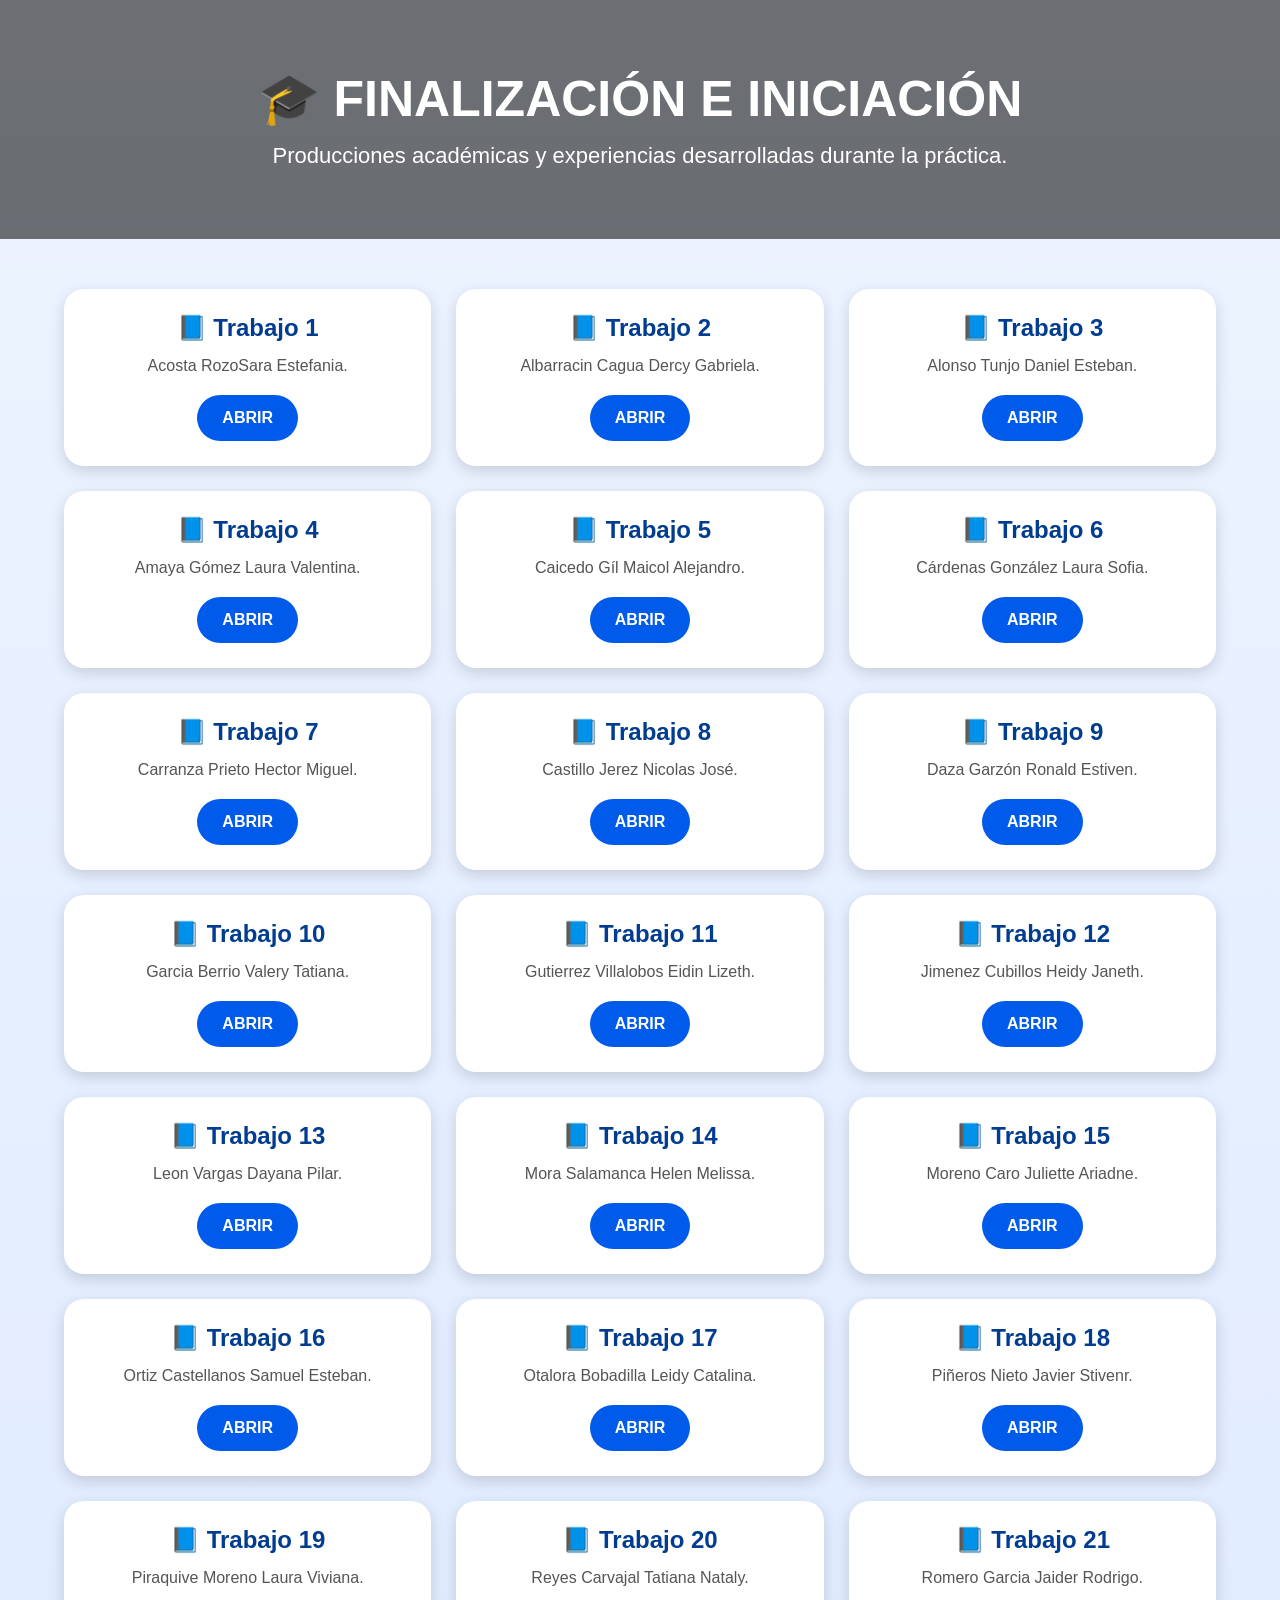
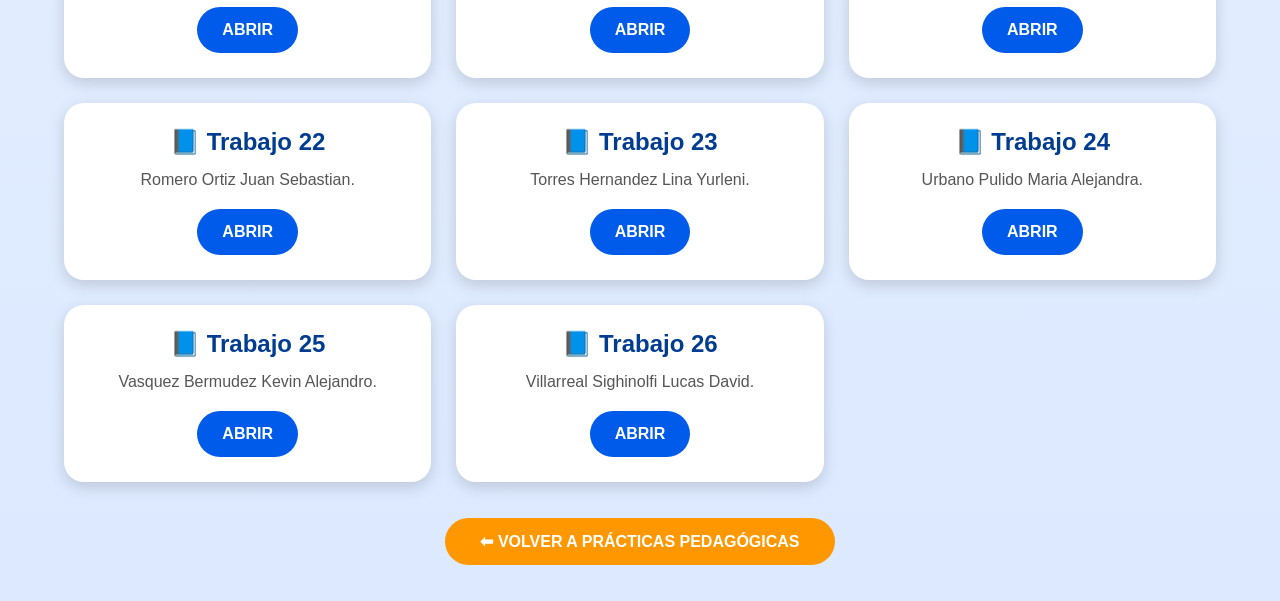
<file: Zulma/finalizacion.html>
<!DOCTYPE html>
<html lang="es">
<head>
<meta charset="UTF-8">
<meta name="viewport" content="width=device-width, initial-scale=1.0">

<title>Finalización e Iniciación</title>

<style>

*{
    margin:0;
    padding:0;
    box-sizing:border-box;
    font-family:Arial,sans-serif;
}

body{
    background:linear-gradient(to bottom,#eef4ff,#dce9ff);
}

.header{

    background:
    linear-gradient(rgba(0,0,0,.55),
    rgba(0,0,0,.55)),
    url("https://lh3.googleusercontent.com/d/1QQOerfYlaDnLQNdhSZYy4bQlBHjkeUKc");

    background-size:cover;
    background-position:center;

    color:white;

    text-align:center;

    padding:70px 20px;
}

.header h1{
    font-size:50px;
    margin-bottom:15px;
}

.header p{
    font-size:22px;
}

.grid{

    width:90%;
    margin:auto;

    padding:50px 0;

    display:grid;

    grid-template-columns:repeat(auto-fit,minmax(300px,1fr));

    gap:25px;
}

.card{

    background:white;

    border-radius:20px;

    padding:25px;

    text-align:center;

    box-shadow:0 5px 15px rgba(0,0,0,.15);

    transition:.3s;
}

.card:hover{

    transform:translateY(-5px);
}

.card h2{

    color:#003c8f;

    margin-bottom:15px;
}

.card p{

    margin-bottom:20px;

    color:#555;
}

.card a{

    display:inline-block;

    background:#005bea;

    color:white;

    text-decoration:none;

    padding:14px 25px;

    border-radius:50px;

    font-weight:bold;
}

.card a:hover{

    background:#003c8f;
}

.volver{

    text-align:center;

    margin-bottom:50px;
}

.volver a{

    background:#ff9800;

    color:white;

    text-decoration:none;

    padding:15px 35px;

    border-radius:50px;

    font-weight:bold;
}

</style>
</head>

<body>

<header class="header">

<h1>🎓 FINALIZACIÓN E INICIACIÓN</h1>

<p>
Producciones académicas y experiencias desarrolladas durante la práctica.
</p>

</header>

<section class="grid">

<div class="card">
<h2>📘 Trabajo 1</h2>
<p>Acosta RozoSara Estefania.</p>
<a href="https://www.canva.com/design/DAGeE5iOHpA/oNEGNKCAn81sIHSyyHdkdg/edit" target="_blank">ABRIR</a>
</div>

<div class="card">
<h2>📘 Trabajo 2</h2>
<p>Albarracin Cagua Dercy Gabriela.</p>
<a href="https://www.canva.com/design/DAGeDhh7-FQ/RhXCIPPmaFTQbRgAnxfzDw/edit" target="_blank">ABRIR</a>
</div>

<div class="card">
<h2>📘 Trabajo 3</h2>
<p>Alonso Tunjo Daniel Esteban.</p>
<a href="https://www.canva.com/design/DAGd59olGHc/w3uuqtTOwPrvivpcV2uxPg/edit" target="_blank">ABRIR</a>
</div>

<div class="card">
<h2>📘 Trabajo 4</h2>
<p>Amaya  Gómez Laura Valentina.</p>
<a href="https://www.canva.com/design/DAGQ7H518MM/JyQFur1NKw19ySUIHqWGMA/edit" target="_blank">ABRIR</a>
</div>

<div class="card">
<h2>📘 Trabajo 5</h2>
<p>Caicedo Gíl Maicol Alejandro.</p>
<a href="https://www.canva.com/design/DAGeFkXfcnw/FuAJ0bYk91van807IouqZA/edit" target="_blank">ABRIR</a>
</div>

<div class="card">
<h2>📘 Trabajo 6</h2>
<p>Cárdenas  González Laura Sofia.</p>
<a href="https://www.canva.com/design/DAGeFk9kAAY/FVqdLpbbha5fVZPxnmPU4w/edit" target="_blank">ABRIR</a>
</div>

<div class="card">
<h2>📘 Trabajo 7</h2>
<p>Carranza  Prieto Hector Miguel.</p>
<a href="https://www.canva.com/design/DAGH7oVjLoA/ZatnFXsvNLrXneKsPLnY8A/edit" target="_blank">ABRIR</a>
</div>

<div class="card">
<h2>📘 Trabajo 8</h2>
<p>Castillo Jerez Nicolas José.</p>
<a href="https://www.canva.com/design/DAGeEzYrcEM/8biEtq9Kf4XrRgKT_tunOA/edit" target="_blank">ABRIR</a>
</div>

<div class="card">
<h2>📘 Trabajo 9</h2>
 <p>Daza Garzón Ronald Estiven.</p>   
<a href="https://www.canva.com/design/DAGHpNf-cF0/xUVKTvvi-ZPtQJYDLVEn0Q/edit" target="_blank">ABRIR</a>
</div>

<div class="card">
<h2>📘 Trabajo 10</h2>
<p>Garcia  Berrio Valery Tatiana.</p>
<a href="https://www.canva.com/design/DAGeFHMqjcM/O9JCo6f27sl-s6FUxWGa5A/edit" target="_blank">ABRIR</a>
</div>

<div class="card">
<h2>📘 Trabajo 11</h2>
<p>Gutierrez Villalobos Eidin  Lizeth.</p>
<a href="https://www.canva.com/design/DAGeFNpQ9iE/yGi5BSkjtTgiETrqOx4BbA/edit" target="_blank">ABRIR</a>
</div>

<div class="card">
<h2>📘 Trabajo 12</h2>
<p>Jimenez Cubillos  Heidy Janeth.</p>
<a href="https://www.canva.com/design/DAGeE5y4tDs/hMnsbadx8GgCurfyGjEfBA/edit" target="_blank">ABRIR</a>
</div>

<div class="card">
<h2>📘 Trabajo 13</h2>
<p>Leon  Vargas Dayana  Pilar.</p>
<a href="https://www.canva.com/design/DAGeFn_F7RI/TfkZVOcd_dOrUnVlJFZyUQ/edit" target="_blank">ABRIR</a>
</div>

<div class="card">
<h2>📘 Trabajo 14</h2>
<p>Mora Salamanca Helen  Melissa.</p>
<a href="https://www.canva.com/design/DAGeDeE2sso/Lb13yQwV3EXtDn0Kvjo_dQ/edit" target="_blank">ABRIR</a>
</div>

<div class="card">
<h2>📘 Trabajo 15</h2>
<p>Moreno Caro Juliette  Ariadne.</p>
<a href="https://www.canva.com/design/DAGd-22W2iI/Ya1g8akF80Yxl3WTc_fQvw/edit" target="_blank">ABRIR</a>
</div>

<div class="card">
<h2>📘 Trabajo 16</h2>
<p>Ortiz Castellanos Samuel Esteban.</p>
<a href="https://www.canva.com/design/DAGH-h-CRgI/wwHfv1pE4dCzA_lVctCqSQ/edit" target="_blank">ABRIR</a>
</div>

<div class="card">
<h2>📘 Trabajo 17</h2>
<p>Otalora  Bobadilla Leidy Catalina.</p>
<a href="https://www.canva.com/design/DAGeDfSBWcI/ckAazHy-XN89uYwDpOzDdg/edit" target="_blank">ABRIR</a>
</div>

<div class="card">
<h2>📘 Trabajo 18</h2>
<p>Piñeros Nieto Javier Stivenr.</p>
<a href="https://www.canva.com/design/DAGQRWCXIaE/r4rcZMT5QsTzMhllI2ch9A/edit" target="_blank">ABRIR</a>
</div>

<div class="card">
<h2>📘 Trabajo 19</h2>
<p>Piraquive  Moreno Laura  Viviana.</p>
<a href="https://www.canva.com/design/DAGeFAasyLo/uWtX-wERAEGWLaWQ8MQXTQ/edit" target="_blank">ABRIR</a>
</div>

<div class="card">
<h2>📘 Trabajo 20</h2>
<p>Reyes Carvajal Tatiana Nataly.</p>
<a href="https://www.canva.com/design/DAGeFPFsW08/gydFLMSoq7rYdHGdAPHcBQ/edit" target="_blank">ABRIR</a>
</div>

<div class="card">
<h2>📘 Trabajo 21</h2>
<p>Romero Garcia Jaider Rodrigo.</p>
<a href="https://www.canva.com/design/DAGQ3Q3qBRs/uDjaPg5vyJpIehrXn8NFHg/edit" target="_blank">ABRIR</a>
</div>

<div class="card">
<h2>📘 Trabajo 22</h2>
<p>Romero Ortiz  Juan Sebastian.</p>
<a href="https://www.canva.com/design/DAGeAcKwwZk/nh-bTWrT96pnNjl509VJ3w/edit" target="_blank">ABRIR</a>
</div>

<div class="card">
<h2>📘 Trabajo 23</h2>
<p>Torres Hernandez Lina Yurleni.</p>
<a href="https://www.canva.com/design/DAGeFdXU4HI/id28FI7KalvN7GPLdXdYNg/edit" target="_blank">ABRIR</a>
</div>

<div class="card">
<h2>📘 Trabajo 24</h2>
<p>Urbano Pulido Maria Alejandra.</p>
<a href="https://www.canva.com/design/DAGeGfN3cIo/6JUxrAmNQw66I9I67cDqjA/edit" target="_blank">ABRIR</a>
</div>

<div class="card">
<h2>📘 Trabajo 25</h2>
<p>Vasquez Bermudez Kevin Alejandro.</p>
<a href="https://www.canva.com/design/DAGH38EqaWA/HU8cwM85tUMeLYlXlGkqEQ/edit" target="_blank">ABRIR</a>
</div>

<div class="card">
<h2>📘 Trabajo 26</h2>
<p>Villarreal Sighinolfi Lucas David.</p>
<a href="https://www.canva.com/design/DAGIINIEaho/Y2zND2YgwE8D40j4VEkjMA/edit" target="_blank">ABRIR</a>
</div>

  

</section>

<div class="volver">

<a href="practicas.html">
⬅ VOLVER A PRÁCTICAS PEDAGÓGICAS
</a>

</div>

</body>
</html>
</file>
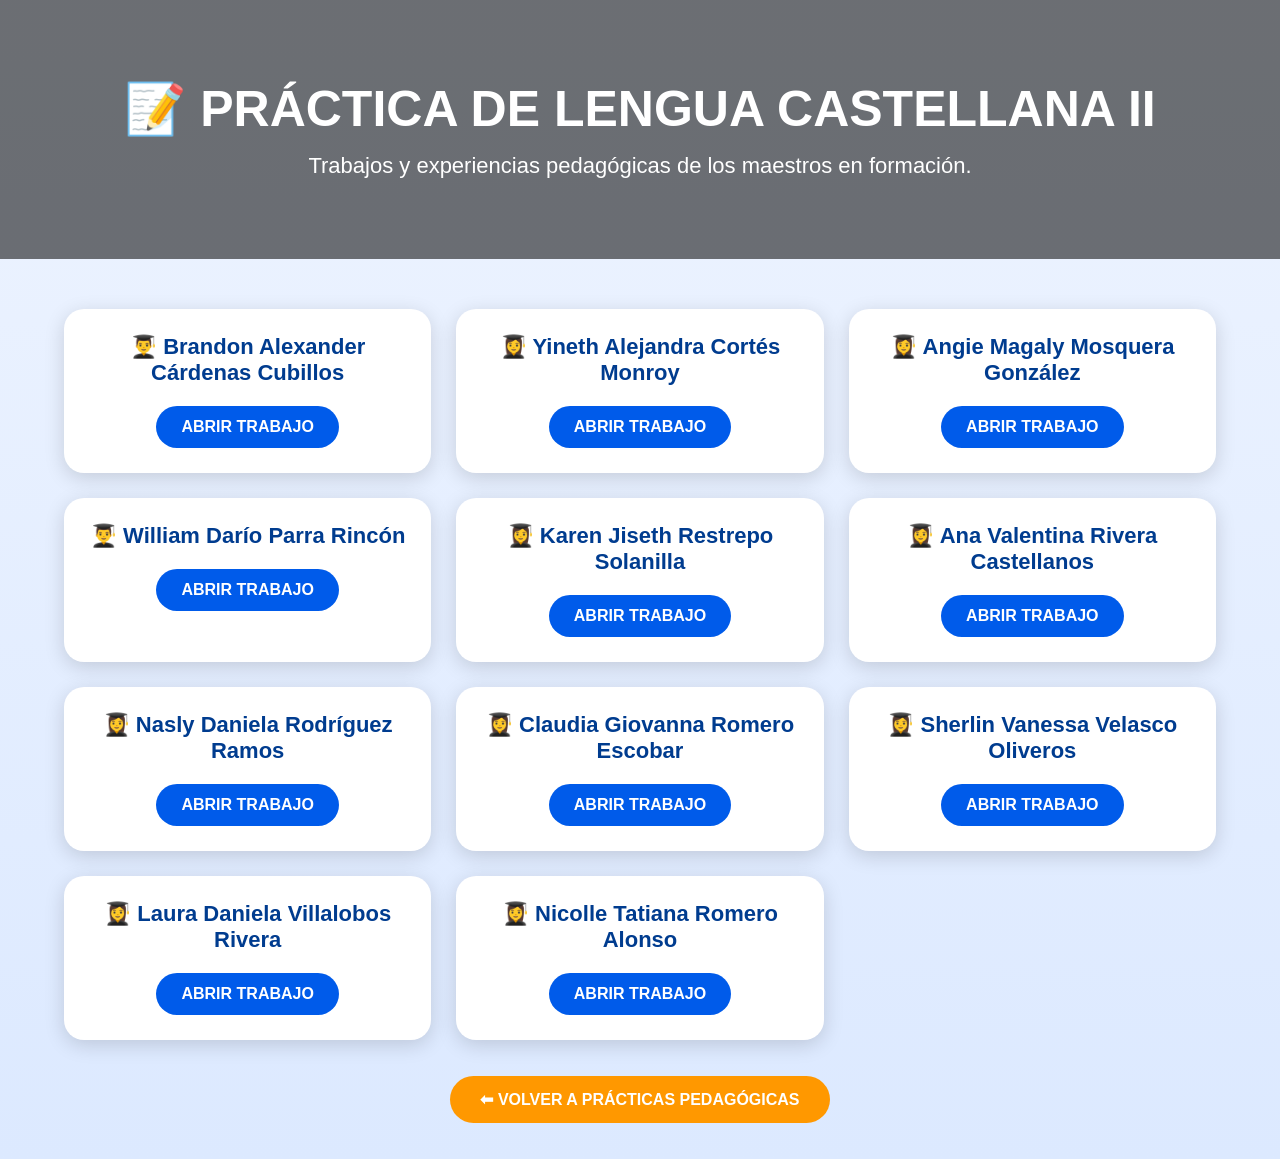
<file: Zulma/lengua2.html>
<!DOCTYPE html>
<html lang="es">

<head>

<meta charset="UTF-8">
<meta name="viewport" content="width=device-width, initial-scale=1.0">

<title>Práctica de Lengua Castellana II</title>

<style>

*{
margin:0;
padding:0;
box-sizing:border-box;
font-family:Arial,sans-serif;
}

body{

background:linear-gradient(to bottom,#eef4ff,#dce9ff);

min-height:100vh;
}

.header{

background:linear-gradient(rgba(0,0,0,.55),
rgba(0,0,0,.55)),
url("https://lh3.googleusercontent.com/d/1QQOerfYlaDnLQNdhSZYy4bQlBHjkeUKc");

background-size:cover;
background-position:center;

padding:80px 20px;

text-align:center;

color:white;
}

.header h1{

font-size:50px;
margin-bottom:15px;
}

.header p{

font-size:22px;
}

.grid{

width:90%;
max-width:1400px;

margin:auto;

padding:50px 0;

display:grid;

grid-template-columns:repeat(auto-fit,minmax(320px,1fr));

gap:25px;
}

.card{

background:white;

border-radius:20px;

padding:25px;

text-align:center;

box-shadow:0 5px 20px rgba(0,0,0,.15);

transition:.3s;
}

.card:hover{

transform:translateY(-5px);
}

.card h2{

color:#003c8f;

font-size:22px;

margin-bottom:20px;
}

.card a{

display:inline-block;

background:#005bea;

color:white;

text-decoration:none;

padding:12px 25px;

border-radius:50px;

font-weight:bold;
}

.card a:hover{

background:#003c8f;
}

.volver{

text-align:center;

padding-bottom:50px;
}

.volver a{

background:#ff9800;

color:white;

text-decoration:none;

padding:15px 30px;

border-radius:50px;

font-weight:bold;
}

@media(max-width:768px){

.header h1{

font-size:32px;
}

.header p{

font-size:18px;
}

.card h2{

font-size:18px;
}

}

</style>

</head>

<body>

<header class="header">

<h1>📝 PRÁCTICA DE LENGUA CASTELLANA II</h1>

<p>
Trabajos y experiencias pedagógicas de los maestros en formación.
</p>

</header>

<section class="grid">

<div class="card">
<h2>👨‍🎓 Brandon Alexander Cárdenas Cubillos</h2>
<a href="https://canva.link/7fbaemutgbsp14w" target="_blank">ABRIR TRABAJO</a>
</div>

<div class="card">
<h2>👩‍🎓 Yineth Alejandra Cortés Monroy</h2>
<a href="https://canva.link/xkb5shtd1xj2rkg" target="_blank">ABRIR TRABAJO</a>
</div>

<div class="card">
<h2>👩‍🎓 Angie Magaly Mosquera González</h2>
<a href="https://canva.link/t7ij7pijx6gfkj0" target="_blank">ABRIR TRABAJO</a>
</div>

<div class="card">
<h2>👨‍🎓 William Darío Parra Rincón</h2>
<a href="https://canva.link/w5dt5ef35ty06j5" target="_blank">ABRIR TRABAJO</a>
</div>

<div class="card">
<h2>👩‍🎓 Karen Jiseth Restrepo Solanilla</h2>
<a href="https://canva.link/x2q2bdquev05vgh" target="_blank">ABRIR TRABAJO</a>
</div>

<div class="card">
<h2>👩‍🎓 Ana Valentina Rivera Castellanos</h2>
<a href="https://canva.link/enqts1x7i2dt257" target="_blank">ABRIR TRABAJO</a>
</div>

<div class="card">
<h2>👩‍🎓 Nasly Daniela Rodríguez Ramos</h2>
<a href="https://canva.link/xzwlmh5n37sk5qj" target="_blank">ABRIR TRABAJO</a>
</div>

<div class="card">
<h2>👩‍🎓 Claudia Giovanna Romero Escobar</h2>
<a href="https://canva.link/qy4k3uhqp0ujpt7" target="_blank">ABRIR TRABAJO</a>
</div>

<div class="card">
<h2>👩‍🎓 Sherlin Vanessa Velasco Oliveros</h2>
<a href="https://canva.link/3uztppv5rz6rxoa" target="_blank">ABRIR TRABAJO</a>
</div>

<div class="card">
<h2>👩‍🎓 Laura Daniela Villalobos Rivera</h2>
<a href="https://canva.link/02sbzv35uslsn9g" target="_blank">ABRIR TRABAJO</a>
</div>

<div class="card">
<h2>👩‍🎓 Nicolle Tatiana Romero Alonso</h2>
<a href="https://canva.link/3yk9qvo04xcd3pq" target="_blank">ABRIR TRABAJO</a>
</div>

</section>

<div class="volver">

<a href="practicas.html">
⬅ VOLVER A PRÁCTICAS PEDAGÓGICAS
</a>

</div>

</body>
</html>
</file>
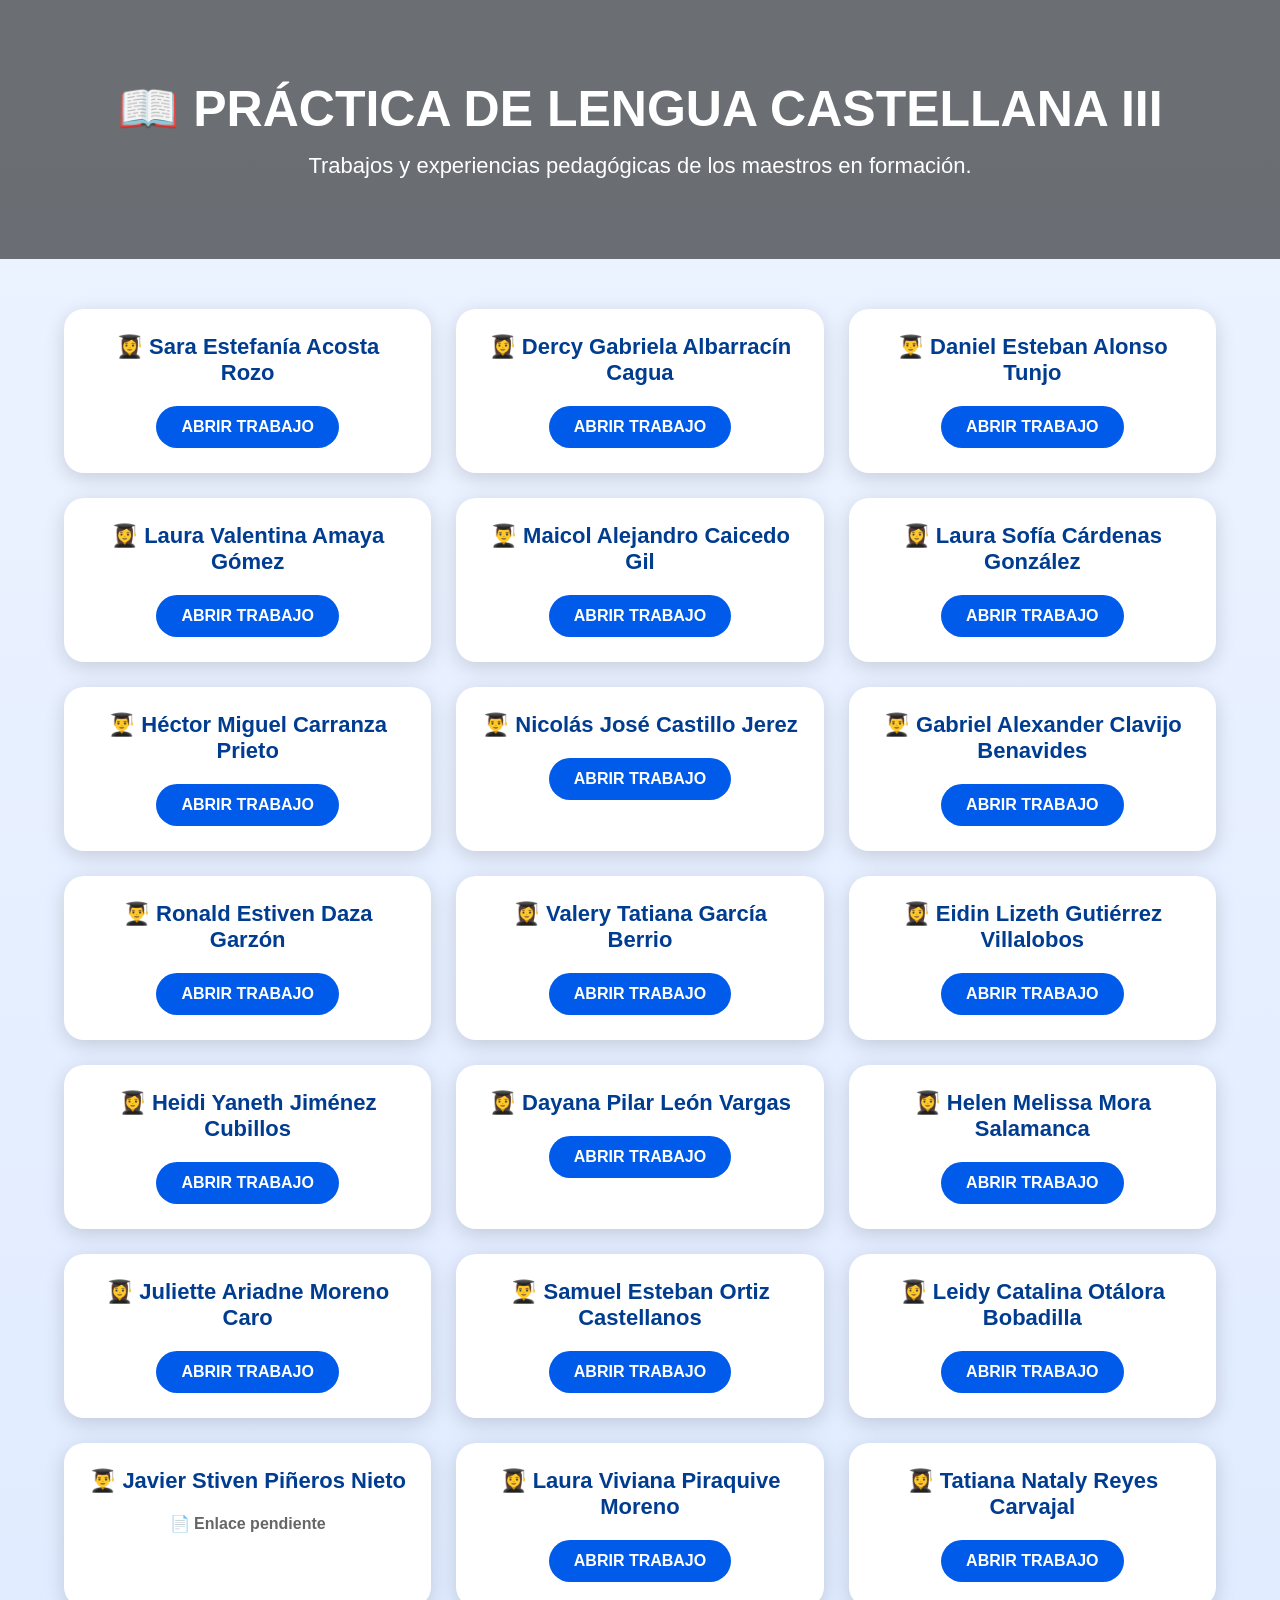
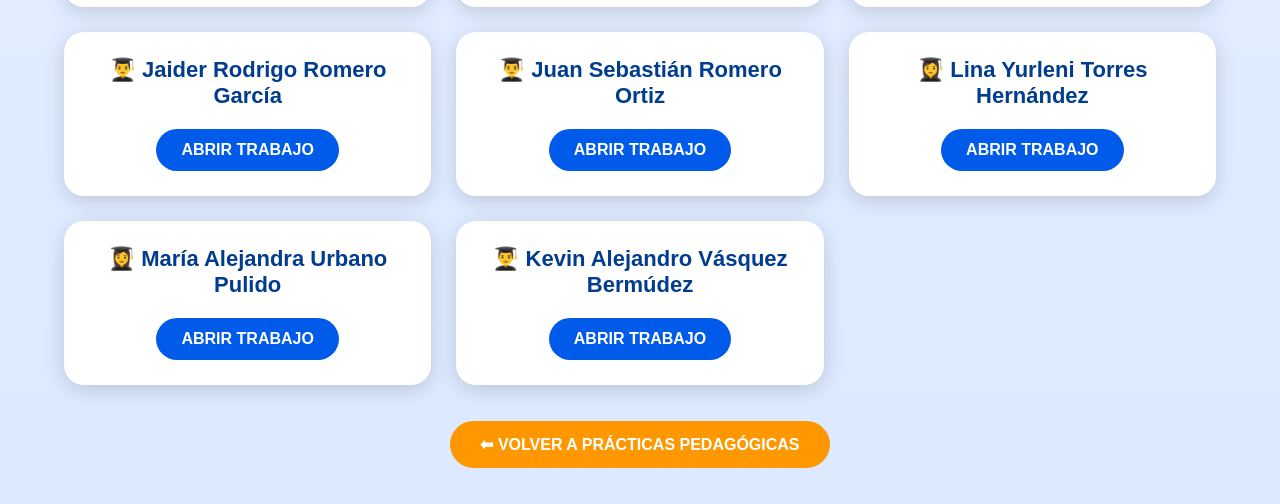
<file: Zulma/lengua3.html>
<!DOCTYPE html>
<html lang="es">

<head>

<meta charset="UTF-8">
<meta name="viewport" content="width=device-width, initial-scale=1.0">

<title>Práctica de Lengua Castellana III</title>

<style>

*{
margin:0;
padding:0;
box-sizing:border-box;
font-family:Arial,sans-serif;
}

body{
background:linear-gradient(to bottom,#eef4ff,#dce9ff);
min-height:100vh;
}

.header{

background:
linear-gradient(rgba(0,0,0,.55),
rgba(0,0,0,.55)),
url("https://lh3.googleusercontent.com/d/1QQOerfYlaDnLQNdhSZYy4bQlBHjkeUKc");

background-size:cover;
background-position:center;

padding:80px 20px;

text-align:center;

color:white;
}

.header h1{
font-size:50px;
margin-bottom:15px;
}

.header p{
font-size:22px;
}

.grid{

width:90%;
max-width:1400px;

margin:auto;

padding:50px 0;

display:grid;

grid-template-columns:repeat(auto-fit,minmax(320px,1fr));

gap:25px;
}

.card{

background:white;

border-radius:20px;

padding:25px;

text-align:center;

box-shadow:0 5px 20px rgba(0,0,0,.15);

transition:.3s;
}

.card:hover{
transform:translateY(-5px);
}

.card h2{

color:#003c8f;

font-size:22px;

margin-bottom:20px;
}

.card a{

display:inline-block;

background:#005bea;

color:white;

text-decoration:none;

padding:12px 25px;

border-radius:50px;

font-weight:bold;
}

.card a:hover{
background:#003c8f;
}

.card p{
color:#666;
font-weight:bold;
}

.volver{

text-align:center;

padding-bottom:50px;
}

.volver a{

background:#ff9800;

color:white;

text-decoration:none;

padding:15px 30px;

border-radius:50px;

font-weight:bold;
}

@media(max-width:768px){

.header h1{
font-size:32px;
}

.header p{
font-size:18px;
}

.card h2{
font-size:18px;
}

}

</style>

</head>

<body>

<header class="header">

<h1>📖 PRÁCTICA DE LENGUA CASTELLANA III</h1>

<p>
Trabajos y experiencias pedagógicas de los maestros en formación.
</p>

</header>

<section class="grid">

<div class="card">
<h2>👩‍🎓 Sara Estefanía Acosta Rozo</h2>
<a href="https://www.canva.com/design/DAGkupK_mc4/_hZtrXCzmwz1APtuYbpIfw/edit" target="_blank">ABRIR TRABAJO</a>
</div>

<div class="card">
<h2>👩‍🎓 Dercy Gabriela Albarracín Cagua</h2>
<a href="https://www.canva.com/design/DAGkvhUegk4/WHxSN_2S3dvIDkKxFYBErQ/edit" target="_blank">ABRIR TRABAJO</a>
</div>

<div class="card">
<h2>👨‍🎓 Daniel Esteban Alonso Tunjo</h2>
<a href="https://www.canva.com/design/DAGQ7Eag7ik/wFIGMzbxzej3EzBGB0N2cg/edit" target="_blank">ABRIR TRABAJO</a>
</div>

<div class="card">
<h2>👩‍🎓 Laura Valentina Amaya Gómez</h2>
<a href="https://www.canva.com/design/DAGkwdv0kB0/HcI8CFsB3Yx3yzuhqU_L8g/edit" target="_blank">ABRIR TRABAJO</a>
</div>

<div class="card">
<h2>👨‍🎓 Maicol Alejandro Caicedo Gil</h2>
<a href="https://www.canva.com/design/DAGQ7H518MM/JyQFur1NKw19ySUIHqWGMA/edit" target="_blank">ABRIR TRABAJO</a>
</div>

<div class="card">
<h2>👩‍🎓 Laura Sofía Cárdenas González</h2>
<a href="https://www.canva.com/design/DAGkvZjxoaI/X_O5_-uSxyc9Mu30IlzpUg/edit" target="_blank">ABRIR TRABAJO</a>
</div>

<div class="card">
<h2>👨‍🎓 Héctor Miguel Carranza Prieto</h2>
<a href="https://www.canva.com/design/DAGj91A931w/LyhgfWmN-n99Teur1ztUwQ/edit" target="_blank">ABRIR TRABAJO</a>
</div>

<div class="card">
<h2>👨‍🎓 Nicolás José Castillo Jerez</h2>
<a href="https://www.canva.com/design/DAGlRFi5HEk/cnqeJPL7URoNFxbQcJSrag/view" target="_blank">ABRIR TRABAJO</a>
</div>

<div class="card">
<h2>👨‍🎓 Gabriel Alexander Clavijo Benavides</h2>
<a href="https://www.canva.com/design/DAGeEzYrcEM/8biEtq9Kf4XrRgKT_tunOA/edit" target="_blank">ABRIR TRABAJO</a>
</div>

<div class="card">
<h2>👨‍🎓 Ronald Estiven Daza Garzón</h2>
<a href="https://www.canva.com/design/DAGkvQVjEy8/-PjciLfjd-9WS4WHcarb_Q/edit" target="_blank">ABRIR TRABAJO</a>
</div>

<div class="card">
<h2>👩‍🎓 Valery Tatiana García Berrio</h2>
<a href="https://www.canva.com/design/DAGj_ZYGSog/BcMIQRGIZtN4jcAWRBw4hA/edit" target="_blank">ABRIR TRABAJO</a>
</div>

<div class="card">
<h2>👩‍🎓 Eidin Lizeth Gutiérrez Villalobos</h2>
<a href="https://www.canva.com/design/DAGj-sm4r6U/1C3JL3Paoe_C04i8IWIldA/edit" target="_blank">ABRIR TRABAJO</a>
</div>

<div class="card">
<h2>👩‍🎓 Heidi Yaneth Jiménez Cubillos</h2>
<a href="https://www.canva.com/design/DAGkvac_nDg/AJeeorhxqejnPoCnPAwWrQ/view" target="_blank">ABRIR TRABAJO</a>
</div>

<div class="card">
<h2>👩‍🎓 Dayana Pilar León Vargas</h2>
<a href="https://www.canva.com/design/DAGeFn_F7RI/TfkZVOcd_dOrUnVlJFZyUQ/edit" target="_blank">ABRIR TRABAJO</a>
</div>

<div class="card">
<h2>👩‍🎓 Helen Melissa Mora Salamanca</h2>
<a href="https://www.canva.com/design/DAGkvcJCIo8/xZU9yTykOFGszBCG1CpThg/edit" target="_blank">ABRIR TRABAJO</a>
</div>

<div class="card">
<h2>👩‍🎓 Juliette Ariadne Moreno Caro</h2>
<a href="https://www.canva.com/design/DAGkvZQUtGA/9Qmw4iM6Ym0hsfRIk3ZLDw/edit" target="_blank">ABRIR TRABAJO</a>
</div>

<div class="card">
<h2>👨‍🎓 Samuel Esteban Ortiz Castellanos</h2>
<a href="https://www.canva.com/design/DAGH-h-CRgI/wwHfv1pE4dCzA_lVctCqSQ/edit" target="_blank">ABRIR TRABAJO</a>
</div>

<div class="card">
<h2>👩‍🎓 Leidy Catalina Otálora Bobadilla</h2>
<a href="https://www.canva.com/design/DAGj-CNZOSE/yY2xwavwILOHeprzMOsKTQ/watch" target="_blank">ABRIR TRABAJO</a>
</div>

<div class="card">
<h2>👨‍🎓 Javier Stiven Piñeros Nieto</h2>
<p>📄 Enlace pendiente</p>
</div>

<div class="card">
<h2>👩‍🎓 Laura Viviana Piraquive Moreno</h2>
<a href="https://www.canva.com/design/DAGkvQyr2WU/RXZU7wEZwErCKAWJDQaaLQ/edit" target="_blank">ABRIR TRABAJO</a>
</div>

<div class="card">
<h2>👩‍🎓 Tatiana Nataly Reyes Carvajal</h2>
<a href="https://www.canva.com/design/DAGj-E6GPA8/qaRvProfQ1V9vbI55LUCsg/edit" target="_blank">ABRIR TRABAJO</a>
</div>

<div class="card">
<h2>👨‍🎓 Jaider Rodrigo Romero García</h2>
<a href="https://www.canva.com/design/DAGQ3Q3qBRs/uDjaPg5vyJpIehrXn8NFHg/edit" target="_blank">ABRIR TRABAJO</a>
</div>

<div class="card">
<h2>👨‍🎓 Juan Sebastián Romero Ortiz</h2>
<a href="https://www.canva.com/design/DAGkvWL1ads/NbNTLtAYZBUWqBVzN_FXTg/edit" target="_blank">ABRIR TRABAJO</a>
</div>

<div class="card">
<h2>👩‍🎓 Lina Yurleni Torres Hernández</h2>
<a href="https://www.canva.com/design/DAGIJYhpdQs/yHX9IOLkbI4GZKu92Mux9g/edit" target="_blank">ABRIR TRABAJO</a>
</div>

<div class="card">
<h2>👩‍🎓 María Alejandra Urbano Pulido</h2>
<a href="https://www.canva.com/design/DAGkveheYSU/yWK6ku6aFVbRitywsRTRvQ/edit" target="_blank">ABRIR TRABAJO</a>
</div>

<div class="card">
<h2>👨‍🎓 Kevin Alejandro Vásquez Bermúdez</h2>
<a href="https://www.canva.com/design/DAGH38EqaWA/HU8cwM85tUMeLYlXlGkqEQ/edit" target="_blank">ABRIR TRABAJO</a>
</div>

</section>

<div class="volver">

<a href="practicas.html">
⬅ VOLVER A PRÁCTICAS PEDAGÓGICAS
</a>

</div>

</body>
</html>
</file>
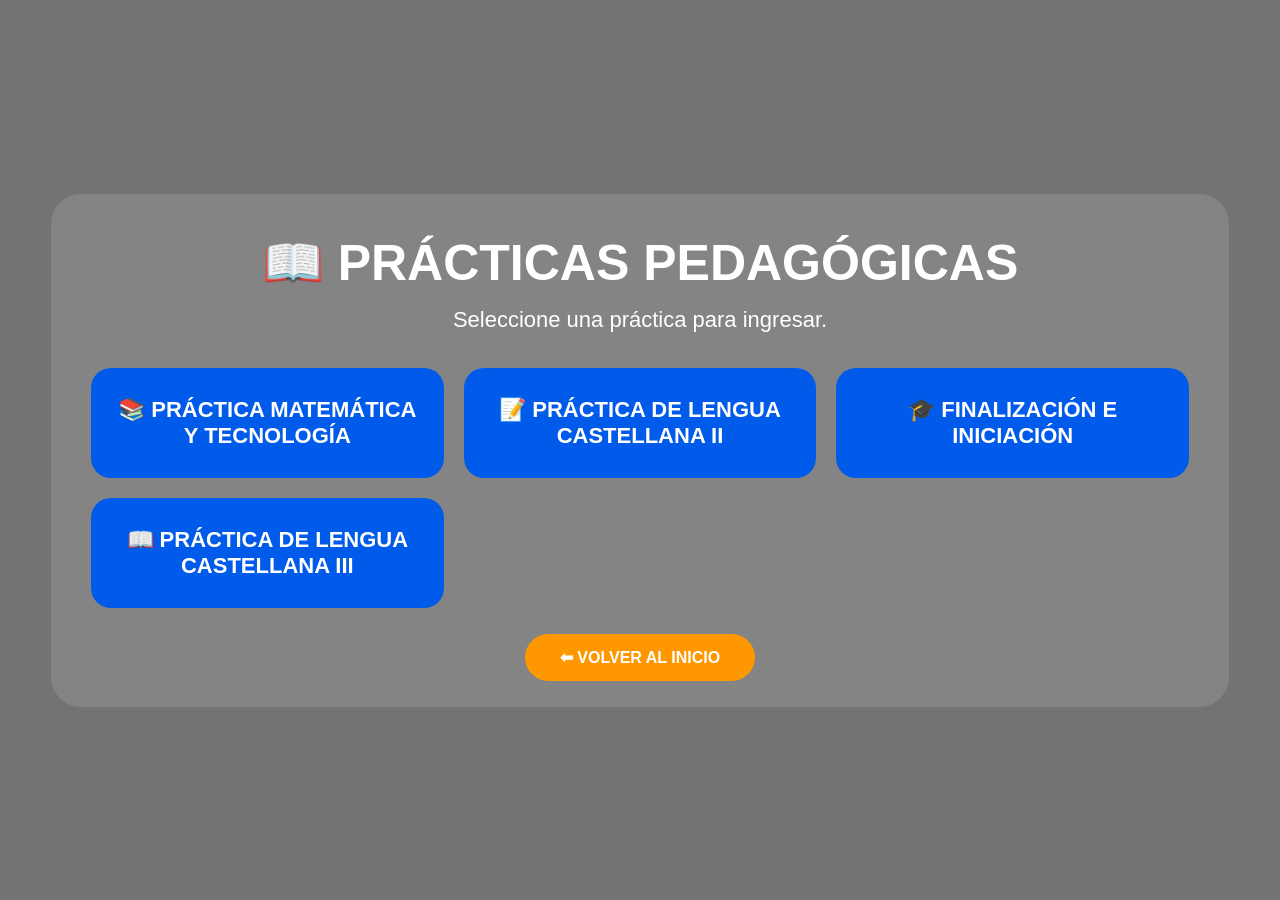
<file: Zulma/practicas.html>
<!DOCTYPE html>
<html lang="es">
<head>
<meta charset="UTF-8">
<meta name="viewport" content="width=device-width, initial-scale=1.0">

<title>Prácticas Pedagógicas</title>

<style>

*{
margin:0;
padding:0;
box-sizing:border-box;
font-family:Arial, sans-serif;
}

body{

min-height:100vh;

background-image:
linear-gradient(rgba(0,0,0,.55),
rgba(0,0,0,.55)),
url("https://lh3.googleusercontent.com/d/1QQOerfYlaDnLQNdhSZYy4bQlBHjkeUKc");

background-size:cover;
background-position:center;

display:flex;
justify-content:center;
align-items:center;

padding:20px;
}

.contenedor{

width:95%;
max-width:1200px;

background:rgba(255,255,255,.12);

backdrop-filter:blur(8px);

border-radius:30px;

padding:40px;

text-align:center;
}

h1{

color:white;

font-size:50px;

margin-bottom:15px;
}

p{

color:white;

font-size:22px;

margin-bottom:35px;
}

.botones{

display:grid;

grid-template-columns:repeat(auto-fit,minmax(280px,1fr));

gap:20px;
}

.boton{

background:#005bea;

color:white;

text-decoration:none;

padding:25px;

border-radius:20px;

font-size:22px;

font-weight:bold;

transition:.3s;

display:flex;

justify-content:center;
align-items:center;

min-height:110px;
}

.boton:hover{

background:#003c8f;

transform:translateY(-5px);
}

.volver{

margin-top:40px;
}

.volver a{

background:#ff9800;

padding:15px 35px;

border-radius:50px;

text-decoration:none;

color:white;

font-weight:bold;
}

@media(max-width:768px){

h1{
font-size:32px;
}

p{
font-size:18px;
}

.boton{
font-size:18px;
min-height:90px;
}

}

</style>

</head>

<body>

<div class="contenedor">

<h1>📖 PRÁCTICAS PEDAGÓGICAS</h1>

<p>
Seleccione una práctica para ingresar.
</p>

<div class="botones">

<a href="experiencias.html" class="boton">
📚 PRÁCTICA MATEMÁTICA Y TECNOLOGÍA
</a>

<a href="lengua2.html" class="boton">
📝 PRÁCTICA DE LENGUA CASTELLANA II
</a>

<a href="finalizacion.html" class="boton">
🎓 FINALIZACIÓN E INICIACIÓN
</a>



<a href="lengua3.html" class="boton">
📖 PRÁCTICA DE LENGUA CASTELLANA III
</a>

</div>

<div class="volver">

<a href="index.html">
⬅ VOLVER AL INICIO
</a>

</div>

</div>

</body>
</html>
</file>
